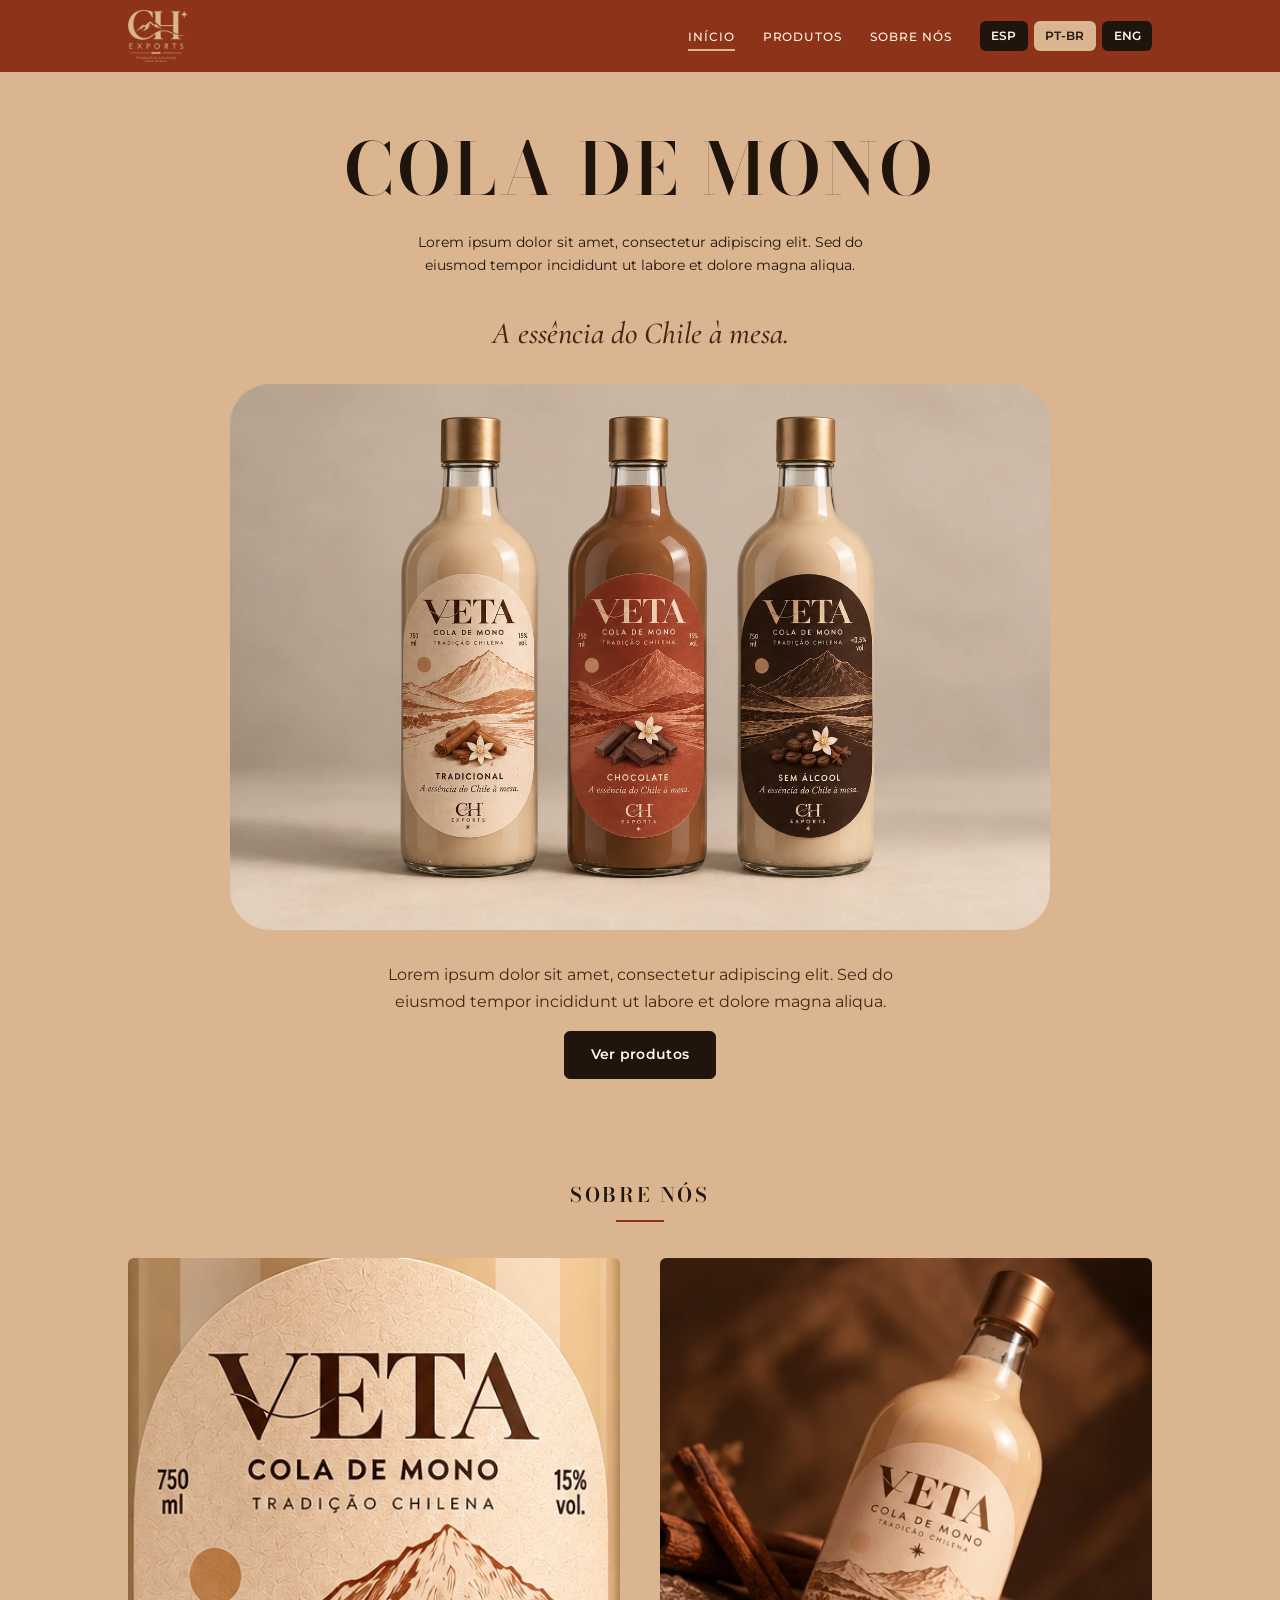
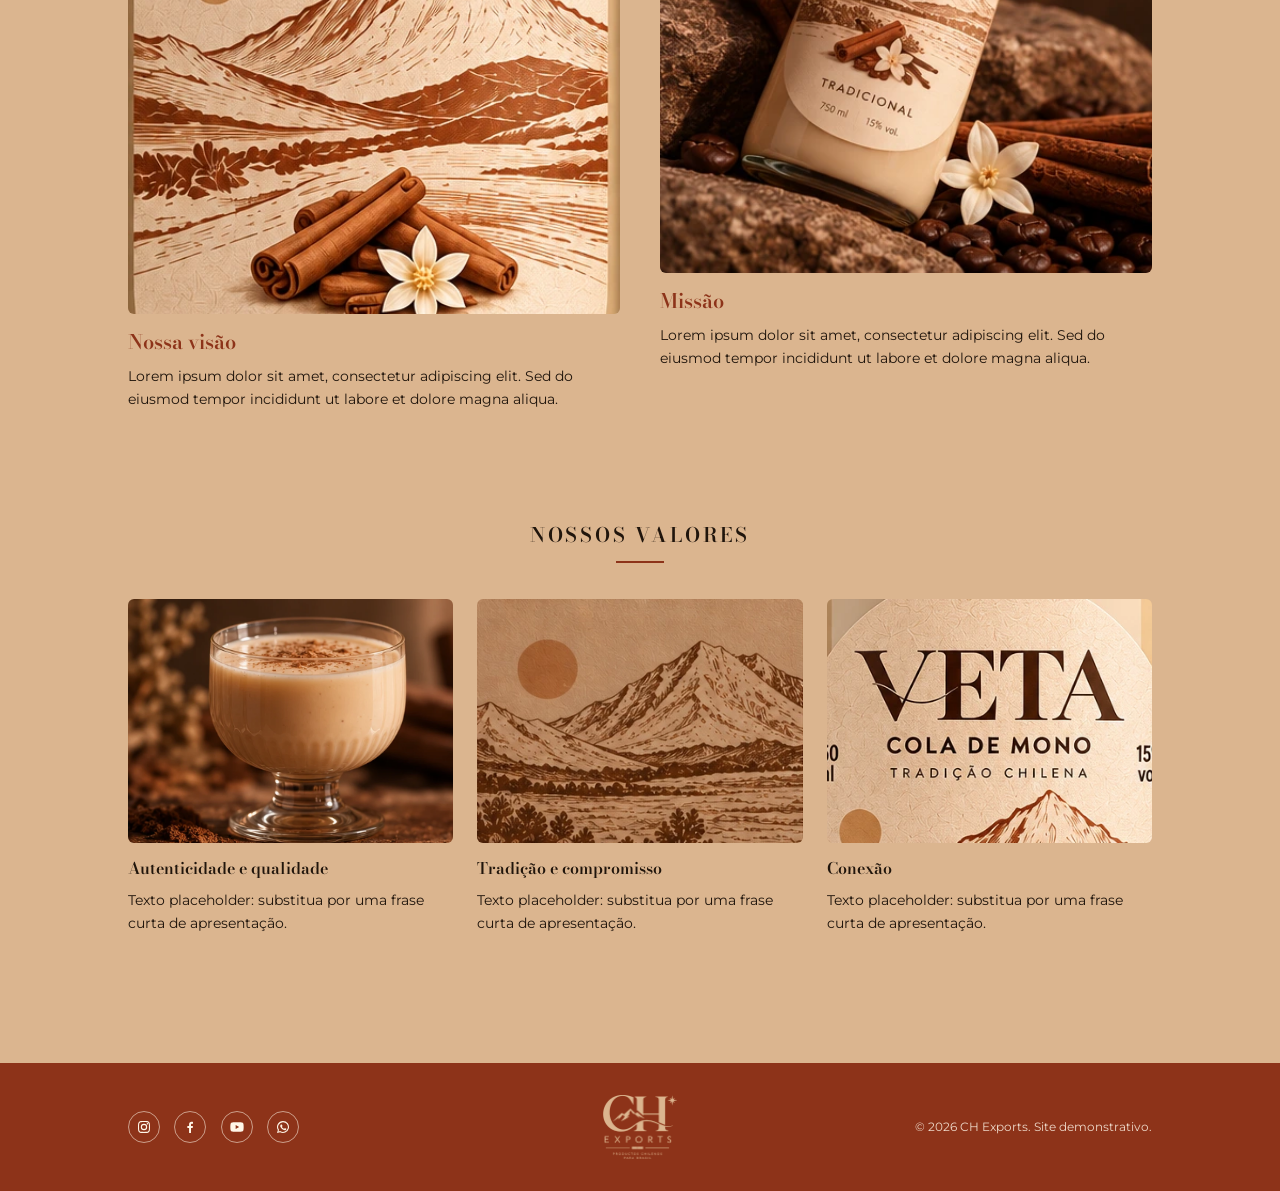
<file: SITE_Chile/veta-site/veta-site/index.html>
<!DOCTYPE html>
<html lang="pt-BR">
<head>
  <meta charset="UTF-8">
  <meta name="viewport" content="width=device-width, initial-scale=1">
  <title>VETA Cola de Mono — A essência do Chile à mesa</title>
  <meta name="description" content="VETA Cola de Mono — a essência do Chile à mesa. Site demonstrativo (simulação de vendas).">
  <link rel="icon" href="assets/img/logos/logo-ferrugem.png" type="image/png">

  <link rel="preconnect" href="https://fonts.googleapis.com">
  <link rel="preconnect" href="https://fonts.gstatic.com" crossorigin>
  <link href="https://fonts.googleapis.com/css2?family=Bodoni+Moda:opsz,wght@6..96,500;6..96,600;6..96,700&family=Cormorant+Garamond:ital,wght@1,500;1,600&family=Montserrat:wght@400;500;600&display=swap" rel="stylesheet">

  <link rel="stylesheet" href="css/tokens.css">
  <link rel="stylesheet" href="css/base.css">
  <link rel="stylesheet" href="css/layout.css">
  <link rel="stylesheet" href="css/home.css">
</head>
<body>
  <a class="skip-link" href="#conteudo" data-i18n="skip">Pular para o conteúdo</a>

  <header class="header">
    <div class="container header__inner">
      <a class="header__logo" href="index.html" aria-label="CH Exports — página inicial">
        <img src="assets/img/logos/logo-areia.png" alt="CH Exports — Productos chilenos para Brasil" width="60" height="52">
      </a>

      <button class="menu-toggle" type="button" aria-expanded="false" aria-controls="nav">
        <span></span><span class="sr-only" data-i18n="menu">Menu</span>
      </button>

      <nav class="nav" id="nav" aria-label="Principal">
        <ul class="nav__lista">
          <li><a class="nav__link" href="index.html" aria-current="page" data-i18n="nav.inicio">Início</a></li>
          <li><a class="nav__link" href="produtos.html" data-i18n="nav.produtos">Produtos</a></li>
          <li><a class="nav__link" href="index.html#sobre" data-i18n="nav.sobre">Sobre nós</a></li>
        </ul>
        <div class="idiomas" role="group" aria-label="Idioma">
          <button class="idiomas__btn" type="button" data-lang="es" aria-pressed="false">ESP</button>
          <button class="idiomas__btn" type="button" data-lang="pt" aria-pressed="true">PT-BR</button>
          <button class="idiomas__btn" type="button" data-lang="en" aria-pressed="false">ENG</button>
        </div>
      </nav>
    </div>
  </header>

  <main id="conteudo">
    <section class="hero">
      <div class="container">
        <h1 class="hero__titulo">Cola de Mono</h1>
        <p class="hero__intro">Lorem ipsum dolor sit amet, consectetur adipiscing elit. Sed do eiusmod tempor incididunt ut labore et dolore magna aliqua.</p>
        <p class="slogan" data-i18n="slogan">A essência do Chile à mesa.</p>

        <div class="hero__imagem">
          <img src="assets/img/fotos/trio-garrafas.webp" alt="Três garrafas VETA Cola de Mono: Tradicional, Chocolate e Sem Álcool" width="1536" height="1024" fetchpriority="high">
        </div>

        <div class="hero__texto">
          <p>Lorem ipsum dolor sit amet, consectetur adipiscing elit. Sed do eiusmod tempor incididunt ut labore et dolore magna aliqua.</p>
          <a class="btn" href="produtos.html" data-i18n="btn.ver">Ver produtos</a>
        </div>
      </div>
    </section>

    <section class="secao" id="sobre" aria-labelledby="sobre-titulo">
      <div class="container">
        <h2 class="secao__titulo" id="sobre-titulo" data-i18n="sobre.titulo">Sobre nós</h2>
        <div class="sobre">
          <article class="sobre__item">
            <img src="assets/img/fotos/rotulo-tradicional.webp" alt="Rótulo da VETA Cola de Mono Tradicional, com montanha e canela" width="460" height="850" loading="lazy">
            <h3 data-i18n="sobre.visao">Nossa visão</h3>
            <p>Lorem ipsum dolor sit amet, consectetur adipiscing elit. Sed do eiusmod tempor incididunt ut labore et dolore magna aliqua.</p>
          </article>
          <article class="sobre__item">
            <img src="assets/img/fotos/garrafa-canela-cafe.webp" alt="Garrafa VETA sobre pedras, com canela, grãos de café e flor de baunilha" width="466" height="578" loading="lazy">
            <h3 data-i18n="sobre.missao">Missão</h3>
            <p>Lorem ipsum dolor sit amet, consectetur adipiscing elit. Sed do eiusmod tempor incididunt ut labore et dolore magna aliqua.</p>
          </article>
        </div>
      </div>
    </section>

    <section class="secao" aria-labelledby="valores-titulo">
      <div class="container">
        <h2 class="secao__titulo" id="valores-titulo" data-i18n="valores.titulo">Nossos valores</h2>
        <div class="valores">
          <article class="valor">
            <img src="assets/img/fotos/taca-cola-de-mono.webp" alt="Taça de Cola de Mono com canela por cima" width="877" height="712" loading="lazy">
            <h3>Autenticidade e qualidade</h3>
            <p>Texto placeholder: substitua por uma frase curta de apresentação.</p>
          </article>
          <article class="valor">
            <img src="assets/img/fotos/ilustracao-cordilheira.webp" alt="Ilustração em gravura de uma cordilheira com sol" width="359" height="290" loading="lazy">
            <h3>Tradição e compromisso</h3>
            <p>Texto placeholder: substitua por uma frase curta de apresentação.</p>
          </article>
          <article class="valor valor--rotulo">
            <img src="assets/img/fotos/rotulo-logotipo.webp" alt="Logotipo VETA Cola de Mono no rótulo" width="460" height="280" loading="lazy">
            <h3>Conexão</h3>
            <p>Texto placeholder: substitua por uma frase curta de apresentação.</p>
          </article>
        </div>
      </div>
    </section>
  </main>

  <footer class="footer">
    <div class="container footer__inner">
      <ul class="footer__social" aria-label="Redes sociais">
        <li><a href="#" aria-label="Instagram"><svg viewBox="0 0 24 24" aria-hidden="true"><path d="M12 7.2A4.8 4.8 0 1 0 12 16.8 4.8 4.8 0 0 0 12 7.2zm0 7.9a3.1 3.1 0 1 1 0-6.2 3.1 3.1 0 0 1 0 6.2zM17.2 6a1.1 1.1 0 1 0 0 2.2 1.1 1.1 0 0 0 0-2.2zM12 3c-2.4 0-2.7 0-3.7.1-1 0-1.600.2-2.200.4a4.400 4.400 0 0 0-1.600 1 4.400 4.400 0 0 0-1 1.600c-.2.600-.4 1.200-.4 2.200C3 9.300 3 9.600 3 12s0 2.700.1 3.700c0 1 .2 1.600.4 2.200.2.600.5 1.100 1 1.600s1 .8 1.600 1c.6.2 1.200.4 2.200.4 1 .1 1.300.1 3.700.1s2.700 0 3.700-.1c1 0 1.600-.2 2.200-.4a4.400 4.400 0 0 0 1.600-1 4.400 4.400 0 0 0 1-1.600c.2-.6.4-1.200.4-2.200.1-1 .1-1.300.1-3.700s0-2.700-.1-3.700c0-1-.2-1.600-.4-2.200a4.400 4.400 0 0 0-1-1.600 4.400 4.400 0 0 0-1.600-1c-.6-.2-1.200-.4-2.200-.4C14.700 3 14.400 3 12 3zm0 1.600c2.400 0 2.600 0 3.600.1.900 0 1.400.2 1.700.3.400.2.700.4 1 .7.300.3.500.6.700 1 .1.300.3.800.3 1.700.1 1 .1 1.200.1 3.600s0 2.600-.1 3.600c0 .9-.2 1.400-.3 1.700-.2.400-.4.700-.7 1-.3.300-.6.500-1 .7-.3.100-.8.300-1.700.3-1 .1-1.200.1-3.600.1s-2.600 0-3.600-.1c-.9 0-1.400-.2-1.700-.3-.4-.2-.7-.4-1-.7-.3-.3-.5-.6-.7-1-.1-.3-.3-.8-.3-1.700-.1-1-.1-1.200-.1-3.600s0-2.600.1-3.600c0-.9.2-1.400.3-1.700.2-.4.400-.7.700-1 .3-.3.600-.5 1-.7.3-.1.800-.3 1.700-.3 1-.1 1.200-.1 3.600-.1z"/></svg></a></li>
        <li><a href="#" aria-label="Facebook"><svg viewBox="0 0 24 24" aria-hidden="true"><path d="M13.500 21v-7.500h2.500l.4-3h-2.900V8.600c0-.9.300-1.500 1.500-1.500h1.500V4.400c-.3 0-1.200-.1-2.200-.1-2.200 0-3.700 1.300-3.700 3.800v2.400H8v3h2.600V21h2.900z"/></svg></a></li>
        <li><a href="#" aria-label="YouTube"><svg viewBox="0 0 24 24" aria-hidden="true"><path d="M21.600 7.200a2.500 2.500 0 0 0-1.800-1.800C18.200 5 12 5 12 5s-6.200 0-7.800.4A2.500 2.500 0 0 0 2.400 7.200C2 8.800 2 12 2 12s0 3.200.4 4.800a2.500 2.500 0 0 0 1.800 1.800C5.800 19 12 19 12 19s6.200 0 7.800-.4a2.500 2.500 0 0 0 1.800-1.800c.4-1.600.4-4.800.4-4.800s0-3.200-.4-4.800zM10 15V9l5.200 3L10 15z"/></svg></a></li>
        <li><a href="#" aria-label="WhatsApp"><svg viewBox="0 0 24 24" aria-hidden="true"><path d="M12 3a9 9 0 0 0-7.700 13.600L3 21l4.500-1.200A9 9 0 1 0 12 3zm0 1.700a7.300 7.300 0 1 1-3.800 13.500l-.3-.2-2.600.7.700-2.500-.2-.3A7.300 7.300 0 0 1 12 4.700zm-2.800 3.600c-.2 0-.4 0-.6.300-.2.300-.8.800-.8 1.900s.8 2.200.9 2.300c.1.200 1.600 2.500 3.900 3.400 1.900.8 2.300.6 2.700.6.400 0 1.300-.5 1.500-1.100.2-.5.2-1 .1-1.100l-.4-.2-1.400-.7c-.2-.1-.4-.1-.5.100l-.6.800c-.1.200-.3.200-.5.100-.2-.1-1-.4-1.800-1.100-.7-.6-1.200-1.400-1.300-1.600-.1-.2 0-.4.100-.5l.4-.4.200-.4v-.4l-.7-1.600c-.2-.4-.4-.4-.5-.4z"/></svg></a></li>
      </ul>

      <a class="footer__logo" href="index.html" aria-label="CH Exports — página inicial">
        <img src="assets/img/logos/logo-areia.png" alt="CH Exports" width="74" height="64">
      </a>

      <p class="footer__copy">© 2026 CH Exports. <span data-i18n="demo">Site demonstrativo.</span></p>
    </div>
  </footer>

  <script src="js/i18n.js"></script>
  <script src="js/main.js"></script>
</body>
</html>
</file>
<file: SITE_Chile/veta-site/veta-site/css/tokens.css>
/* ==========================================================
   TOKENS — paleta e tipografia (arquivo "Estilização")
   ========================================================== */
:root {
  /* Identidade visual geral do site */
  --site-areia:   #DBB58F;
  --site-ferrugem:#8D3319;
  --site-cacau:   #4a2413;
  --site-noite:   #20150c;

  /* Paleta dos produtos */
  --prod-1: #d1a17c;
  --prod-2: #a86e45;
  --prod-3: #8f3c27;
  --prod-4: #381d14;

  /* Apoio */
  --creme: #fff6e8;
  --creme-claro: #f3e2c4;

  /* Tipografia */
  --fonte-titulo:  "Bodoni Moda", "Didot", "Times New Roman", serif;
  --fonte-texto:   "Montserrat", "Helvetica Neue", Arial, sans-serif;
  --fonte-slogan:  "Cormorant Garamond", Georgia, "Times New Roman", serif;

  /* Escala tipográfica */
  --fs-xs: 0.75rem;
  --fs-sm: 0.875rem;
  --fs-base: 1rem;
  --fs-md: 1.25rem;
  --fs-lg: clamp(1.5rem, 2.4vw, 2rem);
  --fs-xl: clamp(2rem, 4vw, 3rem);
  --fs-2xl: clamp(2.5rem, 6vw, 4.5rem);

  /* Layout */
  --largura-max: 1120px;
  --largura-texto: 62ch;
  --gutter: clamp(1.25rem, 5vw, 3rem);
  --raio-sm: 6px;
  --raio-lg: 40px;
  --altura-header: 72px;

  --transicao: 180ms ease;
}
</file>
<file: SITE_Chile/veta-site/veta-site/css/base.css>
/* ==========================================================
   BASE — reset, tipografia e utilitários
   ========================================================== */
*, *::before, *::after { box-sizing: border-box; }

html { scroll-behavior: smooth; scroll-padding-top: calc(var(--altura-header) + 1rem); }

body {
  margin: 0;
  min-height: 100vh;
  display: flex;
  flex-direction: column;
  background: var(--site-areia);
  color: var(--site-noite);
  font-family: var(--fonte-texto);
  font-size: var(--fs-base);
  line-height: 1.65;
  -webkit-font-smoothing: antialiased;
}

main { flex: 1; }

img { max-width: 100%; height: auto; display: block; }

h1, h2, h3 {
  font-family: var(--fonte-titulo);
  font-weight: 600;
  line-height: 1.15;
  margin: 0 0 0.75rem;
  color: var(--site-noite);
}

p { margin: 0 0 1rem; }

a { color: inherit; }

.slogan {
  font-family: var(--fonte-slogan);
  font-style: italic;
  font-weight: 500;
  font-size: var(--fs-lg);
  color: var(--site-cacau);
}

.container {
  width: 100%;
  max-width: var(--largura-max);
  margin-inline: auto;
  padding-inline: var(--gutter);
}

.texto-placeholder { max-width: var(--largura-texto); }

.sr-only {
  position: absolute; width: 1px; height: 1px; padding: 0; margin: -1px;
  overflow: hidden; clip: rect(0,0,0,0); white-space: nowrap; border: 0;
}

.skip-link {
  position: absolute; left: 1rem; top: -4rem; z-index: 100;
  background: var(--site-noite); color: var(--creme);
  padding: 0.6rem 1rem; border-radius: var(--raio-sm);
}
.skip-link:focus { top: 1rem; }

:focus-visible {
  outline: 3px solid var(--site-noite);
  outline-offset: 3px;
}

/* Botões */
.btn {
  display: inline-block;
  font-family: var(--fonte-texto);
  font-size: var(--fs-sm);
  font-weight: 600;
  letter-spacing: 0.02em;
  text-align: center;
  text-decoration: none;
  cursor: pointer;
  border: 1px solid var(--site-noite);
  background: var(--site-noite);
  color: var(--creme);
  padding: 0.7rem 1.6rem;
  border-radius: var(--raio-sm);
  transition: background var(--transicao), color var(--transicao);
}
.btn:hover { background: var(--site-cacau); }
.btn--bloco { width: 100%; }
.btn--claro { background: var(--creme); color: var(--site-noite); border-color: var(--creme); }
.btn--claro:hover { background: var(--creme-claro); }

@media (prefers-reduced-motion: reduce) {
  html { scroll-behavior: auto; }
  * { transition: none !important; animation: none !important; }
}
</file>
<file: SITE_Chile/veta-site/veta-site/css/layout.css>
/* ==========================================================
   LAYOUT — cabeçalho e rodapé compartilhados
   ========================================================== */
.header {
  position: sticky; top: 0; z-index: 50;
  background: var(--site-ferrugem);
  color: var(--creme);
}
.header__inner {
  display: flex; align-items: center; justify-content: space-between;
  gap: 1.5rem; min-height: var(--altura-header);
}
.header__logo img { height: 52px; width: auto; }

.nav { display: flex; align-items: center; gap: 1.75rem; }
.nav__lista { display: flex; gap: 1.75rem; list-style: none; margin: 0; padding: 0; }
.nav__link {
  font-size: var(--fs-xs); font-weight: 500; letter-spacing: 0.08em;
  text-transform: uppercase; text-decoration: none; color: var(--creme);
  padding: 0.35rem 0; border-bottom: 2px solid transparent;
  transition: border-color var(--transicao);
}
.nav__link:hover, .nav__link[aria-current="page"] { border-bottom-color: var(--site-areia); }

.idiomas { display: flex; gap: 0.4rem; }
.idiomas__btn {
  font: 600 var(--fs-xs)/1 var(--fonte-texto);
  background: var(--site-noite); color: var(--creme);
  border: 1px solid transparent; border-radius: var(--raio-sm);
  padding: 0.5rem 0.65rem; cursor: pointer;
}
.idiomas__btn[aria-pressed="true"] { background: var(--site-areia); color: var(--site-noite); }

.menu-toggle {
  display: none; background: none; border: 0; cursor: pointer; padding: 0.5rem;
}
.menu-toggle span, .menu-toggle span::before, .menu-toggle span::after {
  display: block; width: 24px; height: 2px; background: var(--creme); position: relative;
  content: ""; transition: transform var(--transicao);
}
.menu-toggle span::before { position: absolute; top: -7px; }
.menu-toggle span::after  { position: absolute; top: 7px; }

@media (max-width: 760px) {
  .menu-toggle { display: block; }
  .nav {
    position: absolute; top: 100%; left: 0; right: 0;
    flex-direction: column; align-items: flex-start; gap: 1.25rem;
    background: var(--site-ferrugem); padding: 1.25rem var(--gutter) 1.5rem;
    border-top: 1px solid rgba(255,246,232,.2);
    display: none;
  }
  .nav.is-open { display: flex; }
  .nav__lista { flex-direction: column; gap: 1rem; }
}

/* Rodapé */
.footer {
  background: var(--site-ferrugem); color: var(--creme);
  margin-top: 4rem; padding-block: 2rem;
}
.footer__inner {
  display: grid; grid-template-columns: 1fr auto 1fr; align-items: center; gap: 1.5rem;
}
.footer__logo { justify-self: center; }
.footer__logo img { height: 64px; width: auto; }
.footer__social { display: flex; gap: 0.9rem; list-style: none; margin: 0; padding: 0; }
.footer__social a {
  display: grid; place-items: center; width: 32px; height: 32px;
  border: 1px solid rgba(255,246,232,.55); border-radius: 50%;
  transition: background var(--transicao);
}
.footer__social a:hover { background: rgba(255,246,232,.18); }
.footer__social svg { width: 16px; height: 16px; fill: currentColor; }
.footer__copy { justify-self: end; font-size: var(--fs-xs); margin: 0; opacity: .85; }

@media (max-width: 640px) {
  .footer__inner { grid-template-columns: 1fr; justify-items: center; text-align: center; }
  .footer__copy { justify-self: center; }
}
</file>
<file: SITE_Chile/veta-site/veta-site/css/home.css>
/* ==========================================================
   HOME — landing page
   ========================================================== */
.hero { text-align: center; padding-block: 3.5rem 2rem; }
.hero__titulo {
  font-size: var(--fs-2xl); letter-spacing: 0.04em; text-transform: uppercase;
  font-weight: 600; margin-bottom: 1.25rem;
}
.hero__intro { margin-inline: auto; max-width: 54ch; font-size: var(--fs-sm); }
.hero .slogan { margin: 2rem 0 1.5rem; }
.hero__imagem {
  border-radius: var(--raio-lg); overflow: hidden;
  max-width: 820px; margin-inline: auto;
}
.hero__imagem img { width: 100%; aspect-ratio: 3 / 2; object-fit: cover; }
.hero__texto { margin: 2rem auto 1.5rem; max-width: 46ch; }
.hero__texto p { color: var(--site-cacau); }

.secao { padding-block: 3rem; }
.secao__titulo {
  text-align: center; font-size: var(--fs-md); letter-spacing: 0.14em;
  text-transform: uppercase; margin-bottom: 2.25rem;
}
.secao__titulo::after {
  content: ""; display: block; width: 48px; height: 2px;
  background: var(--site-ferrugem); margin: 0.9rem auto 0;
}

/* Sobre nós */
.sobre { display: grid; grid-template-columns: 1fr 1fr; gap: 2.5rem; align-items: start; }
.sobre__item img { width: 100%; object-fit: cover; border-radius: var(--raio-sm); }
.sobre__item:first-child img { aspect-ratio: 3 / 4; object-position: top; }
.sobre__item:last-child img  { aspect-ratio: 4 / 5; }
.sobre__item h3 { margin-top: 1rem; font-size: var(--fs-md); color: var(--site-ferrugem); }
.sobre__item p { font-size: var(--fs-sm); }

/* Valores */
.valores { display: grid; grid-template-columns: repeat(3, 1fr); gap: 1.5rem; }
.valor img { width: 100%; aspect-ratio: 4 / 3; object-fit: cover; border-radius: var(--raio-sm); }
.valor h3 { margin-top: 1rem; font-size: var(--fs-base); }
.valor p { font-size: var(--fs-sm); }
.valor--rotulo img { object-position: center 25%; }

.cta { text-align: center; padding-block: 2rem 0; }

@media (max-width: 760px) {
  .sobre, .valores { grid-template-columns: 1fr; }
  .sobre__item:first-child img { aspect-ratio: 4 / 3; object-position: center 20%; }
}
</file>
